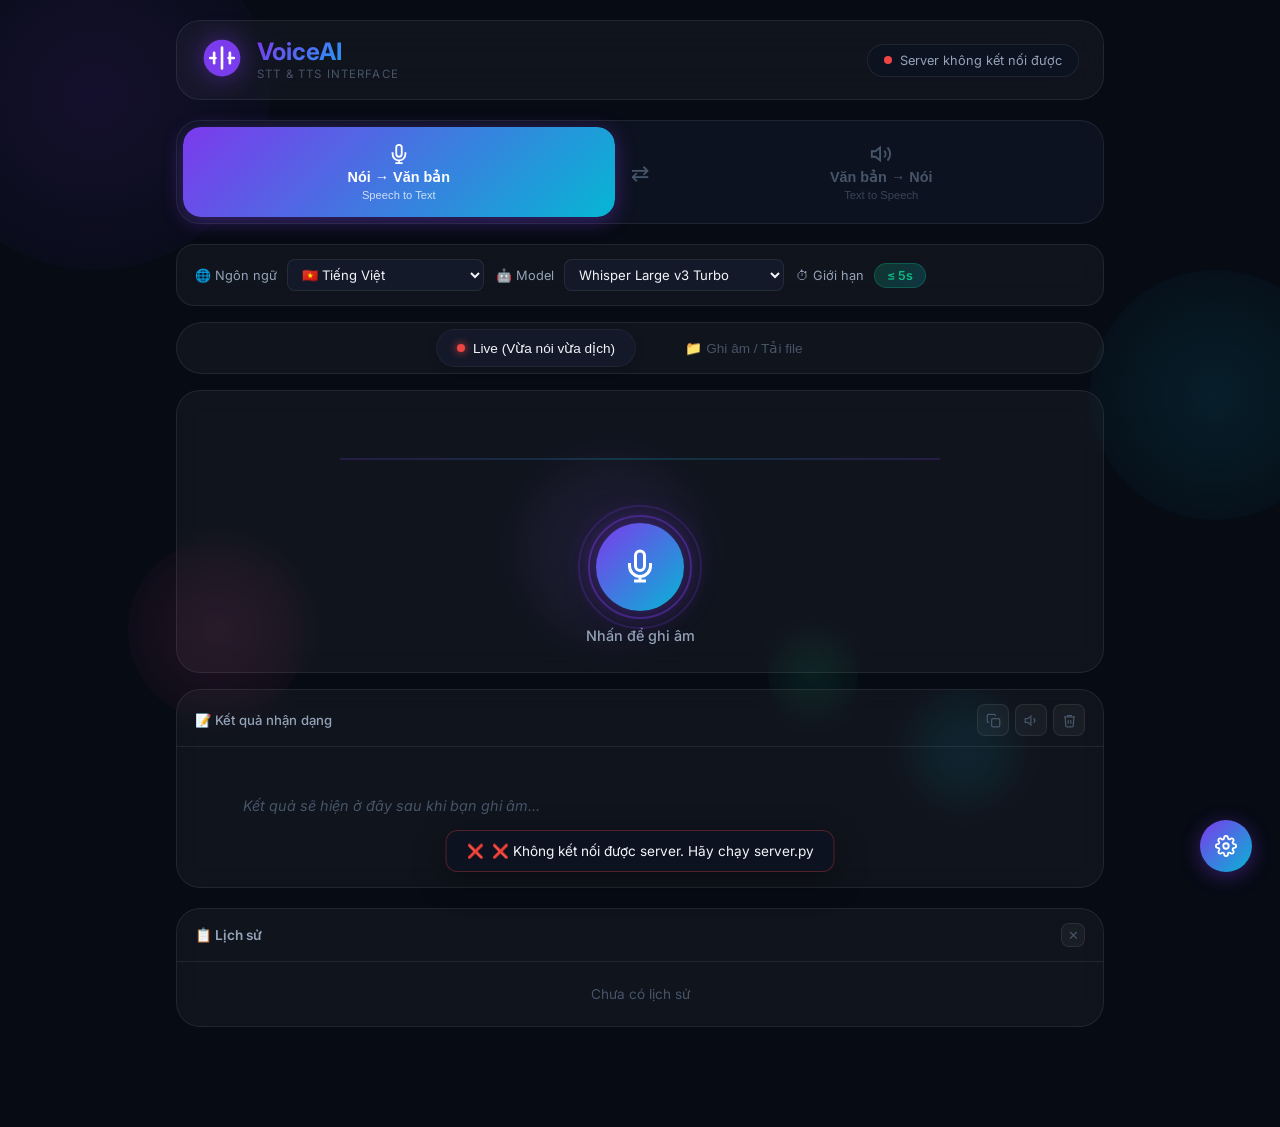
<file: index.html>
<!DOCTYPE html>
<html lang="vi">
<head>
  <meta charset="UTF-8" />
  <meta name="viewport" content="width=device-width, initial-scale=1.0" />
  <title>VoiceAI — STT & TTS Interface</title>
  <meta name="description" content="Giao diện chuyển đổi linh hoạt giữa Nhận dạng giọng nói (STT) và Đọc văn bản (TTS) sử dụng Groq Whisper và Edge TTS." />
  <link rel="preconnect" href="https://fonts.googleapis.com" />
  <link rel="preconnect" href="https://fonts.gstatic.com" crossorigin />
  <link href="https://fonts.googleapis.com/css2?family=Inter:wght@300;400;500;600;700&family=JetBrains+Mono:wght@400;500&display=swap" rel="stylesheet" />
  <link rel="stylesheet" href="style.css" />
</head>
<body>

  <!-- ── Background particles ─────────────────────────── -->
  <div class="bg-particles" aria-hidden="true">
    <div class="particle"></div><div class="particle"></div><div class="particle"></div>
    <div class="particle"></div><div class="particle"></div><div class="particle"></div>
  </div>

  <!-- ── Main App ──────────────────────────────────────── -->
  <div class="app-wrapper">

    <!-- Header -->
    <header class="app-header">
      <div class="header-logo">
        <div class="logo-icon">
          <svg viewBox="0 0 32 32" fill="none" xmlns="http://www.w3.org/2000/svg">
            <circle cx="16" cy="16" r="14" fill="url(#logoGrad)"/>
            <path d="M16 8v16M10 12v8M22 12v8M7 16h4M21 16h4" stroke="white" stroke-width="2" stroke-linecap="round"/>
            <defs>
              <linearGradient id="logoGrad" x1="0" y1="0" x2="32" y2="32">
                <stop stop-color="#7c3aed"/><stop offset="1" stop-color="#06b6d4"/>
              </linearGradient>
            </defs>
          </svg>
        </div>
        <div>
          <h1 class="header-title">VoiceAI</h1>
          <span class="header-subtitle">STT &amp; TTS Interface</span>
        </div>
      </div>

      <div class="header-status" id="statusBar">
        <span class="status-dot" id="statusDot"></span>
        <span class="status-text" id="statusText">Đang kết nối server...</span>
      </div>
    </header>

    <!-- ── Mode Toggle ───────────────────────────────────── -->
    <div class="mode-toggle-container">
      <div class="mode-toggle" role="tablist" aria-label="Chế độ hoạt động">
        <button id="btnSTT" class="mode-btn active" role="tab" aria-selected="true"
                aria-controls="panelSTT" onclick="switchMode('stt')">
          <svg viewBox="0 0 24 24" fill="none" stroke="currentColor" stroke-width="2">
            <path d="M12 2a3 3 0 0 0-3 3v7a3 3 0 0 0 6 0V5a3 3 0 0 0-3-3z"/>
            <path d="M19 10v2a7 7 0 0 1-14 0v-2M12 19v3M8 22h8"/>
          </svg>
          <span>Nói → Văn bản</span>
          <small>Speech to Text</small>
        </button>

        <div class="mode-divider">
          <span class="swap-icon" onclick="swapContent()" title="Hoán đổi nội dung">⇄</span>
        </div>

        <button id="btnTTS" class="mode-btn" role="tab" aria-selected="false"
                aria-controls="panelTTS" onclick="switchMode('tts')">
          <svg viewBox="0 0 24 24" fill="none" stroke="currentColor" stroke-width="2">
            <polygon points="11 5 6 9 2 9 2 15 6 15 11 19 11 5"/>
            <path d="M15.54 8.46a5 5 0 0 1 0 7.07M19.07 4.93a10 10 0 0 1 0 14.14"/>
          </svg>
          <span>Văn bản → Nói</span>
          <small>Text to Speech</small>
        </button>
      </div>
    </div>

    <!-- ── Main Content ──────────────────────────────────── -->
    <main class="main-content">

      <!-- ────────────── STT Panel ────────────────────────── -->
      <section id="panelSTT" class="panel active" aria-labelledby="btnSTT">

        <!-- Settings Bar STT -->
        <div class="settings-bar">
          <div class="setting-group">
            <label for="sttLanguage">🌐 Ngôn ngữ</label>
            <select id="sttLanguage" class="setting-select">
              <option value="vi">🇻🇳 Tiếng Việt</option>
              <option value="en">🇺🇸 English</option>
              <option value="ko">🇰🇷 Tiếng Hàn</option>
              <option value="zh">🇨🇳 Tiếng Trung</option>
              <option value="ja">🇯🇵 Tiếng Nhật</option>
              <option value="auto">🔍 Tự động</option>
            </select>
          </div>
          <div class="setting-group">
            <label for="sttModel">🤖 Model</label>
            <select id="sttModel" class="setting-select">
              <option value="whisper-large-v3-turbo">Whisper Large v3 Turbo</option>
              <option value="whisper-large-v3">Whisper Large v3</option>
            </select>
          </div>
          <div class="setting-group">
            <label>⏱ Giới hạn</label>
            <span class="badge">≤ 5s</span>
          </div>
        </div>

        <!-- STT Sub-mode Toggle -->
        <div class="stt-submode-toggle">
          <button class="stt-submode-btn active" id="btnLiveSTT" onclick="switchSTTMode('live')">
            <span class="live-dot"></span> Live (Vừa nói vừa dịch)
          </button>
          <button class="stt-submode-btn" id="btnStandardSTT" onclick="switchSTTMode('standard')">
            📁 Ghi âm / Tải file
          </button>
        </div>

        <!-- Recording & Upload Area -->
        <div class="recording-zone" id="recordingZone">
          <div class="upload-area" id="uploadArea" style="display:none">
            <input type="file" id="audioFileInput" accept="audio/*" style="display:none" onchange="handleAudioUpload(event)">
            <button class="upload-btn" onclick="document.getElementById('audioFileInput').click()">
              <svg viewBox="0 0 24 24" fill="none" stroke="currentColor" stroke-width="2">
                <path d="M21 15v4a2 2 0 0 1-2 2H5a2 2 0 0 1-2-2v-4M17 8l-5-5-5 5M12 3v12"/>
              </svg>
              <span>Chọn file âm thanh (mp3, wav...)</span>
            </button>
            <div id="uploadFileName" class="upload-filename"></div>
          </div>

          <div class="waveform-container" id="waveformContainer" aria-hidden="true">
            <canvas id="waveformCanvas" width="600" height="80"></canvas>
          </div>

          <div class="rec-controls" id="recControls">
            <button id="recordBtn" class="record-btn" onclick="toggleRecording()"
                    aria-label="Bắt đầu ghi âm">
              <div class="record-btn-inner">
                <svg class="mic-icon" viewBox="0 0 24 24" fill="none" stroke="currentColor" stroke-width="2">
                  <path d="M12 2a3 3 0 0 0-3 3v7a3 3 0 0 0 6 0V5a3 3 0 0 0-3-3z"/>
                  <path d="M19 10v2a7 7 0 0 1-14 0v-2M12 19v3M8 22h8"/>
                </svg>
                <div class="stop-icon" style="display:none">
                  <div></div>
                </div>
              </div>
              <div class="record-ring"></div>
              <div class="record-ring ring2"></div>
            </button>
            <div class="rec-info">
              <span id="recStatus" class="rec-status">Nhấn để ghi âm</span>
              <span id="recTimer" class="rec-timer" style="display:none">00:00</span>
            </div>
          </div>
        </div>

        <!-- Response Timer -->
        <div class="response-bar" id="sttResponseBar" style="display:none">
          <div class="response-timer-label">⏱ Thời gian phản hồi:</div>
          <div class="response-timer-value" id="sttResponseTime">—</div>
          <div class="response-bar-track">
            <div class="response-bar-fill" id="sttBarFill" style="width:0%"></div>
          </div>
          <span class="response-limit-label">5s limit</span>
        </div>

        <!-- Transcript Output -->
        <div class="output-section">
          <div class="output-header">
            <span class="output-label">📝 Kết quả nhận dạng</span>
            <div class="output-actions">
              <button class="action-btn" onclick="copyText('sttOutput')" title="Sao chép">
                <svg viewBox="0 0 24 24" fill="none" stroke="currentColor" stroke-width="2">
                  <rect x="9" y="9" width="13" height="13" rx="2" ry="2"/>
                  <path d="M5 15H4a2 2 0 0 1-2-2V4a2 2 0 0 1 2-2h9a2 2 0 0 1 2 2v1"/>
                </svg>
              </button>
              <button class="action-btn" onclick="sendToTTS()" title="Gửi sang TTS">
                <svg viewBox="0 0 24 24" fill="none" stroke="currentColor" stroke-width="2">
                  <polygon points="11 5 6 9 2 9 2 15 6 15 11 19 11 5"/>
                  <path d="M15.54 8.46a5 5 0 0 1 0 7.07"/>
                </svg>
              </button>
              <button class="action-btn" onclick="clearSTT()" title="Xoá">
                <svg viewBox="0 0 24 24" fill="none" stroke="currentColor" stroke-width="2">
                  <polyline points="3 6 5 6 21 6"/><path d="M19 6l-1 14a2 2 0 0 1-2 2H8a2 2 0 0 1-2-2L5 6"/>
                  <path d="M10 11v6M14 11v6M9 6V4h6v2"/>
                </svg>
              </button>
            </div>
          </div>
          <div class="output-box" id="sttOutput" aria-live="polite" aria-label="Kết quả nhận dạng">
            <span class="placeholder-text">Kết quả sẽ hiện ở đây sau khi bạn ghi âm...</span>
          </div>
          <div class="output-meta" id="sttMeta" style="display:none">
            <span id="sttMetaLang"></span>
            <span id="sttMetaModel"></span>
            <span id="sttMetaTime"></span>
            <span id="sttMetaAccuracy" style="color: var(--green-400);"></span>
            <span id="sttMetaMemory" style="color: var(--cyan-400);"></span>
          </div>
        </div>

      </section>

      <!-- ────────────── TTS Panel ────────────────────────── -->
      <section id="panelTTS" class="panel" aria-labelledby="btnTTS">

        <!-- Settings Bar TTS -->
        <div class="settings-bar">
          <div class="setting-group">
            <label for="ttsVoice">🎙 Giọng đọc</label>
            <select id="ttsVoice" class="setting-select">
              <option value="vi-VN-HoaiMyNeural">Hoài My (Nữ - VN)</option>
              <option value="vi-VN-NamMinhNeural">Nam Minh (Nam - VN)</option>
              <option value="en-US-AriaNeural">Aria (Female - US)</option>
              <option value="en-US-GuyNeural">Guy (Male - US)</option>
              <option value="en-GB-SoniaNeural">Sonia (Female - UK)</option>
            </select>
          </div>
          <div class="setting-group">
            <label for="ttsRate">⚡ Tốc độ</label>
            <div class="slider-group">
              <input type="range" id="ttsRate" min="-50" max="100" value="0" step="5"
                     oninput="updateRateLabel(this.value)" />
              <span id="ttsRateLabel" class="slider-label">0%</span>
            </div>
          </div>
          <div class="setting-group">
            <label for="ttsPitch">🎵 Cao độ</label>
            <div class="slider-group">
              <input type="range" id="ttsPitch" min="-20" max="20" value="0" step="2"
                     oninput="updatePitchLabel(this.value)" />
              <span id="ttsPitchLabel" class="slider-label">0Hz</span>
            </div>
          </div>
        </div>

        <!-- Text Input -->
        <div class="input-section">
          <div class="input-header">
            <span class="input-label">✏️ Văn bản cần đọc</span>
            <div class="char-counter">
              <span id="charCount">0</span>/5000
            </div>
          </div>
          <textarea id="ttsInput" class="text-input"
                    placeholder="Nhập hoặc dán văn bản vào đây... &#10;&#10;Ví dụ: Xin chào, đây là hệ thống chuyển văn bản thành giọng nói."
                    maxlength="5000"
                    oninput="updateCharCount(this.value)"
                    aria-label="Văn bản cần đọc"></textarea>

          <!-- Quick templates -->
          <div class="quick-templates">
            <span class="template-label">Mẫu nhanh:</span>
            <button class="template-btn" onclick="setTemplate('vi')">🇻🇳 Tiếng Việt</button>
            <button class="template-btn" onclick="setTemplate('en')">🇺🇸 English</button>
            <button class="template-btn" onclick="setTemplate('news')">📰 Tin tức</button>
          </div>
        </div>

        <!-- Synthesize Button -->
        <div class="synthesize-area">
          <button id="synthesizeBtn" class="synthesize-btn" onclick="synthesizeSpeech()">
            <svg viewBox="0 0 24 24" fill="none" stroke="currentColor" stroke-width="2">
              <polygon points="5 3 19 12 5 21 5 3"/>
            </svg>
            <span>Tổng hợp giọng nói</span>
          </button>

          <!-- Response Timer -->
          <div class="response-bar" id="ttsResponseBar" style="display:none">
            <div class="response-timer-label">⏱</div>
            <div class="response-timer-value" id="ttsResponseTime">—</div>
            <div class="response-bar-track">
              <div class="response-bar-fill" id="ttsBarFill" style="width:0%"></div>
            </div>
            <span class="response-limit-label">5s</span>
          </div>
        </div>

        <!-- Audio Player -->
        <div class="audio-player-section" id="audioSection" style="display:none">
          <div class="audio-player-label">🔊 Kết quả âm thanh</div>
          <div class="custom-audio-player">
            <button id="playBtn" class="play-btn" onclick="togglePlay()" aria-label="Phát/Dừng">
              <svg id="playIcon" viewBox="0 0 24 24" fill="currentColor">
                <polygon points="5 3 19 12 5 21 5 3"/>
              </svg>
              <svg id="pauseIcon" viewBox="0 0 24 24" fill="currentColor" style="display:none">
                <rect x="6" y="4" width="4" height="16"/><rect x="14" y="4" width="4" height="16"/>
              </svg>
            </button>
            <div class="audio-progress-wrap">
              <div class="audio-progress-bg" id="audioProgressBg" onclick="seekAudio(event)">
                <div class="audio-progress-fill" id="audioProgressFill"></div>
                <div class="audio-progress-thumb" id="audioProgressThumb"></div>
              </div>
              <div class="audio-time-row">
                <span id="audioCurrentTime">0:00</span>
                <span id="audioDuration">0:00</span>
              </div>
            </div>
            <div class="volume-wrap">
              <svg viewBox="0 0 24 24" fill="none" stroke="currentColor" stroke-width="2">
                <polygon points="11 5 6 9 2 9 2 15 6 15 11 19 11 5"/>
                <path d="M15.54 8.46a5 5 0 0 1 0 7.07M19.07 4.93a10 10 0 0 1 0 14.14"/>
              </svg>
              <input type="range" id="volumeSlider" min="0" max="1" step="0.05" value="1"
                     oninput="setVolume(this.value)" />
            </div>
            <button class="action-btn" onclick="downloadAudio()" title="Tải về">
              <svg viewBox="0 0 24 24" fill="none" stroke="currentColor" stroke-width="2">
                <path d="M21 15v4a2 2 0 0 1-2 2H5a2 2 0 0 1-2-2v-4"/>
                <polyline points="7 10 12 15 17 10"/><line x1="12" y1="15" x2="12" y2="3"/>
              </svg>
            </button>
          </div>
          <audio id="audioPlayer" style="display:none"></audio>
        </div>

      </section>

    </main>

    <!-- ── History Panel ─────────────────────────────────── -->
    <aside class="history-panel">
      <div class="history-header">
        <span>📋 Lịch sử</span>
        <button class="action-btn small" onclick="clearHistory()" title="Xoá lịch sử">✕</button>
      </div>
      <div class="history-list" id="historyList">
        <div class="history-empty">Chưa có lịch sử</div>
      </div>
    </aside>

    <!-- ── Settings Modal ─────────────────────────────────── -->
    <button class="settings-fab" onclick="toggleSettings()" title="Cài đặt server" aria-label="Cài đặt">
      <svg viewBox="0 0 24 24" fill="none" stroke="currentColor" stroke-width="2">
        <circle cx="12" cy="12" r="3"/>
        <path d="M19.4 15a1.65 1.65 0 0 0 .33 1.82l.06.06a2 2 0 0 1 0 2.83 2 2 0 0 1-2.83 0l-.06-.06a1.65 1.65 0 0 0-1.82-.33 1.65 1.65 0 0 0-1 1.51V21a2 2 0 0 1-2 2 2 2 0 0 1-2-2v-.09A1.65 1.65 0 0 0 9 19.4a1.65 1.65 0 0 0-1.82.33l-.06.06a2 2 0 0 1-2.83 0 2 2 0 0 1 0-2.83l.06-.06A1.65 1.65 0 0 0 4.68 15a1.65 1.65 0 0 0-1.51-1H3a2 2 0 0 1-2-2 2 2 0 0 1 2-2h.09A1.65 1.65 0 0 0 4.6 9a1.65 1.65 0 0 0-.33-1.82l-.06-.06a2 2 0 0 1 0-2.83 2 2 0 0 1 2.83 0l.06.06A1.65 1.65 0 0 0 9 4.68a1.65 1.65 0 0 0 1-1.51V3a2 2 0 0 1 2-2 2 2 0 0 1 2 2v.09a1.65 1.65 0 0 0 1 1.51 1.65 1.65 0 0 0 1.82-.33l.06-.06a2 2 0 0 1 2.83 0 2 2 0 0 1 0 2.83l-.06.06A1.65 1.65 0 0 0 19.4 9a1.65 1.65 0 0 0 1.51 1H21a2 2 0 0 1 2 2 2 2 0 0 1-2 2h-.09a1.65 1.65 0 0 0-1.51 1z"/>
      </svg>
    </button>

    <div class="settings-overlay" id="settingsOverlay" onclick="closeSettings()" aria-hidden="true"></div>
    <div class="settings-modal" id="settingsModal" role="dialog" aria-modal="true" aria-label="Cài đặt">
      <div class="settings-modal-header">
        <h2>⚙️ Cài đặt</h2>
        <button class="modal-close-btn" onclick="closeSettings()" aria-label="Đóng">✕</button>
      </div>
      <div class="settings-modal-body">
        <div class="setting-item">
          <label for="serverUrl">🌐 URL Server</label>
          <div class="setting-input-wrap">
            <input type="text" id="serverUrl" value="http://localhost:5050"
                   placeholder="http://localhost:5050" />
            <button class="check-btn" onclick="checkServer()">Kiểm tra</button>
          </div>
          <small>Flask backend server URL</small>
        </div>
        <div class="setting-item">
          <label for="groqApiKey">🔑 Groq API Key</label>
          <input type="password" id="groqApiKey" placeholder="Nhập Groq API Key của bạn" />
          <small>Khóa API này sẽ được lưu ở trình duyệt và gửi lên server khi nhận dạng giọng nói</small>
        </div>
        <div class="setting-divider"></div>
        <div class="setting-item">
          <label>📊 Hiệu suất</label>
          <div class="perf-stats" id="perfStats">
            <div class="stat-item"><span>STT trung bình</span><span id="avgSTT">—</span></div>
            <div class="stat-item"><span>TTS trung bình</span><span id="avgTTS">—</span></div>
            <div class="stat-item"><span>Số lần dùng</span><span id="totalUses">0</span></div>
          </div>
        </div>
      </div>
    </div>

    <!-- ── Toast Notifications ───────────────────────────── -->
    <div class="toast-container" id="toastContainer" aria-live="polite"></div>

    <!-- ── Loading Overlay ───────────────────────────────── -->
    <div class="loading-overlay" id="loadingOverlay" style="display:none" aria-hidden="true">
      <div class="loading-card">
        <div class="loading-spinner"></div>
        <div class="loading-text" id="loadingText">Đang xử lý...</div>
        <div class="loading-subtext" id="loadingSubtext"></div>
      </div>
    </div>

  </div><!-- /app-wrapper -->

  <script src="app.js"></script>
</body>
</html>
</file>
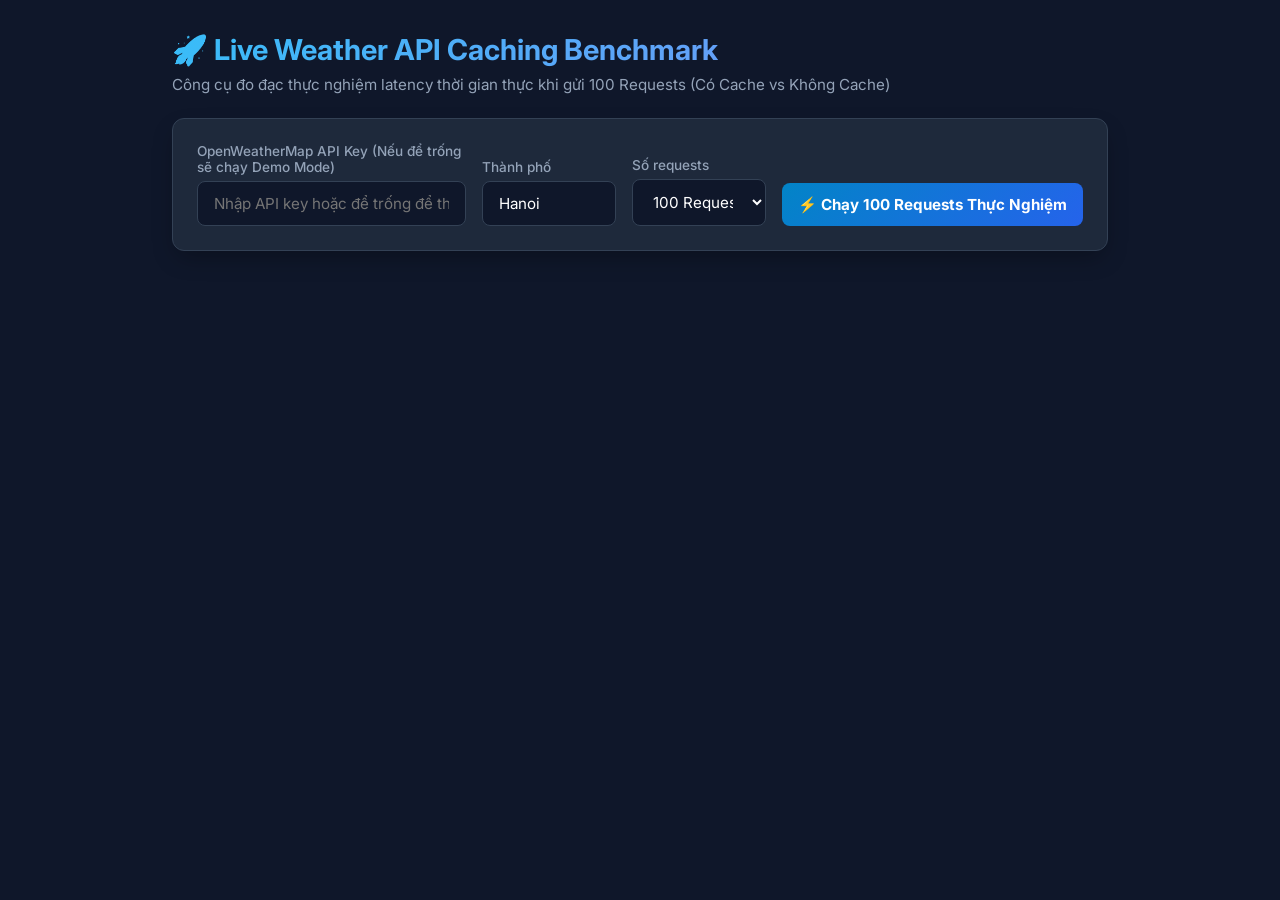
<file: benchmark.html>
<!DOCTYPE html>
<html lang="vi">
<head>
  <meta charset="UTF-8" />
  <meta name="viewport" content="width=device-width, initial-scale=1.0" />
  <title>🚀 Live Weather API Caching Benchmark (100 Requests)</title>
  <link rel="preconnect" href="https://fonts.googleapis.com" />
  <link rel="preconnect" href="https://fonts.gstatic.com" crossorigin />
  <link href="https://fonts.googleapis.com/css2?family=Inter:wght@400;500;600;700;800&display=swap" rel="stylesheet" />
  <style>
    :root {
      --bg: #0f172a;
      --card-bg: #1e293b;
      --accent: #38bdf8;
      --accent-green: #4ade80;
      --accent-orange: #fb923c;
      --text: #f8fafc;
      --text-muted: #94a3b8;
      --border: #334155;
    }
    * { box-sizing: border-box; margin: 0; padding: 0; }
    body {
      font-family: 'Inter', sans-serif;
      background: var(--bg);
      color: var(--text);
      padding: 2rem;
      max-width: 1000px;
      margin: 0 auto;
    }
    h1 {
      font-size: 1.8rem;
      margin-bottom: 0.5rem;
      background: linear-gradient(135deg, #38bdf8, #818cf8);
      -webkit-background-clip: text;
      -webkit-text-fill-color: transparent;
    }
    p.subtitle { color: var(--text-muted); margin-bottom: 1.5rem; font-size: 0.95rem; }
    .card {
      background: var(--card-bg);
      border: 1px solid var(--border);
      border-radius: 12px;
      padding: 1.5rem;
      margin-bottom: 1.5rem;
      box-shadow: 0 10px 25px -5px rgba(0,0,0,0.3);
    }
    .input-grid {
      display: grid;
      grid-template-columns: 2fr 1fr 1fr auto;
      gap: 1rem;
      align-items: flex-end;
    }
    label { display: block; font-size: 0.85rem; color: var(--text-muted); margin-bottom: 0.4rem; font-weight: 500; }
    input, select, button {
      width: 100%;
      padding: 0.75rem 1rem;
      border-radius: 8px;
      border: 1px solid var(--border);
      background: #0f172a;
      color: #fff;
      font-size: 0.95rem;
      font-family: inherit;
    }
    input:focus, select:focus { outline: none; border-color: var(--accent); }
    button.btn-run {
      background: linear-gradient(135deg, #0284c7, #2563eb);
      color: #fff;
      font-weight: 700;
      cursor: pointer;
      border: none;
      transition: all 0.2s;
      white-space: nowrap;
    }
    button.btn-run:hover { opacity: 0.9; transform: translateY(-1px); }
    button:disabled { opacity: 0.5; cursor: not-allowed; transform: none; }
    
    .progress-bar-wrap {
      background: #0f172a;
      border-radius: 999px;
      height: 14px;
      overflow: hidden;
      margin-top: 1rem;
      border: 1px solid var(--border);
    }
    .progress-bar {
      height: 100%;
      width: 0%;
      background: linear-gradient(90deg, #38bdf8, #4ade80);
      transition: width 0.05s linear;
    }
    .status-text {
      font-size: 0.88rem;
      color: var(--accent);
      margin-top: 0.6rem;
      font-family: monospace;
    }

    .results-grid {
      display: grid;
      grid-template-columns: 1fr 1fr;
      gap: 1.5rem;
      margin-top: 1rem;
    }
    .res-box {
      background: #0f172a;
      border-radius: 10px;
      padding: 1.25rem;
      border: 1px solid var(--border);
    }
    .res-box.uncached { border-left: 4px solid var(--accent-orange); }
    .res-box.cached { border-left: 4px solid var(--accent-green); }
    .res-title { font-size: 1.1rem; font-weight: 700; margin-bottom: 1rem; display: flex; justify-content: space-between; }
    .metric-row { display: flex; justify-content: space-between; padding: 0.5rem 0; border-bottom: 1px dashed var(--border); font-size: 0.9rem; }
    .metric-row:last-child { border-bottom: none; }
    .metric-val { font-weight: 700; font-family: monospace; font-size: 1rem; }
    .val-orange { color: var(--accent-orange); }
    .val-green { color: var(--accent-green); }
    
    .highlight-banner {
      background: linear-gradient(135deg, rgba(74,222,128,0.1), rgba(56,189,248,0.1));
      border: 1px solid var(--accent-green);
      border-radius: 10px;
      padding: 1.25rem;
      margin-top: 1.5rem;
      text-align: center;
    }
    .highlight-title { font-weight: 800; font-size: 1.4rem; color: var(--accent-green); margin-bottom: 0.3rem; }
    .highlight-desc { color: var(--text-muted); font-size: 0.95rem; }
    
    .mode-tag {
      display: inline-block;
      padding: 0.2rem 0.6rem;
      border-radius: 4px;
      font-size: 0.75rem;
      font-weight: 600;
      margin-left: 0.5rem;
    }
    .mode-tag.real { background: rgba(56,189,248,0.2); color: #38bdf8; }
    .mode-tag.demo { background: rgba(251,146,60,0.2); color: #fb923c; }
  </style>
</head>
<body>

  <h1>🚀 Live Weather API Caching Benchmark</h1>
  <p class="subtitle">Công cụ đo đạc thực nghiệm latency thời gian thực khi gửi 100 Requests (Có Cache vs Không Cache)</p>

  <div class="card">
    <div class="input-grid">
      <div>
        <label for="apiKey">OpenWeatherMap API Key (Nếu để trống sẽ chạy Demo Mode)</label>
        <input id="apiKey" type="password" placeholder="Nhập API key hoặc để trống để thử nghiệm..." />
      </div>
      <div>
        <label for="city">Thành phố</label>
        <input id="city" type="text" value="Hanoi" />
      </div>
      <div>
        <label for="reqCount">Số requests</label>
        <select id="reqCount">
          <option value="100" selected>100 Requests</option>
          <option value="50">50 Requests</option>
          <option value="20">20 Requests</option>
        </select>
      </div>
      <div>
        <button id="runBtn" class="btn-run" onclick="startLiveBenchmark()">⚡ Chạy 100 Requests Thực Nghiệm</button>
      </div>
    </div>

    <div id="progressSection" style="display: none; margin-top: 1.5rem;">
      <div class="progress-bar-wrap">
        <div id="progressBar" class="progress-bar"></div>
      </div>
      <div id="statusText" class="status-text">Đang chuẩn bị...</div>
    </div>
  </div>

  <div id="resultsSection" style="display: none;">
    <div class="card">
      <h2 style="font-size: 1.2rem; margin-bottom: 1rem;">
        📊 Kết Quả Đo Đạc Lớp Caching Thực Nghiệm 
        <span id="modeTag" class="mode-tag real">REAL API MODE</span>
      </h2>
      <div class="results-grid">
        <!-- Uncached Results -->
        <div class="res-box uncached">
          <div class="res-title">
            <span>🌐 1. KHÔNG Cache</span>
            <span style="font-size: 0.8rem; color: var(--accent-orange);">Full Network Calls</span>
          </div>
          <div class="metric-row"><span>Tổng thời gian:</span><span id="uncachedTotal" class="metric-val val-orange">-</span></div>
          <div class="metric-row"><span>Latency trung bình:</span><span id="uncachedAvg" class="metric-val val-orange">-</span></div>
          <div class="metric-row"><span>Latency nhỏ nhất (Min):</span><span id="uncachedMin" class="metric-val">-</span></div>
          <div class="metric-row"><span>Latency lớn nhất (Max):</span><span id="uncachedMax" class="metric-val">-</span></div>
          <div class="metric-row"><span>Tỉ lệ Hit Cache:</span><span class="metric-val">0% (0 Hit)</span></div>
        </div>

        <!-- Cached Results -->
        <div class="res-box cached">
          <div class="res-title">
            <span>⚡ 2. CÓ Cache (In-Memory)</span>
            <span style="font-size: 0.8rem; color: var(--accent-green);">Memory Access</span>
          </div>
          <div class="metric-row"><span>Tổng thời gian:</span><span id="cachedTotal" class="metric-val val-green">-</span></div>
          <div class="metric-row"><span>Latency trung bình:</span><span id="cachedAvg" class="metric-val val-green">-</span></div>
          <div class="metric-row"><span>Latency nhỏ nhất (Min):</span><span id="cachedMin" class="metric-val">-</span></div>
          <div class="metric-row"><span>Latency lớn nhất (Max):</span><span id="cachedMax" class="metric-val">-</span></div>
          <div class="metric-row"><span>Tỉ lệ Hit Cache:</span><span id="cachedHitRate" class="metric-val val-green">-</span></div>
        </div>
      </div>

      <div class="highlight-banner">
        <div id="speedupTitle" class="highlight-title">Tốc độ phản hồi nhanh hơn: --</div>
        <div id="speedupDesc" class="highlight-desc">Thời gian tiết kiệm: -- | Tối ưu hóa Latency: --</div>
      </div>
    </div>
  </div>

  <script src="weather_benchmark.js"></script>
  <script>
    document.addEventListener('DOMContentLoaded', () => {
      const savedKey = localStorage.getItem('owm_api_key');
      if (savedKey) document.getElementById('apiKey').value = savedKey;
    });

    const sleep = ms => new Promise(r => setTimeout(r, ms));

    async function startLiveBenchmark() {
      const apiKey = document.getElementById('apiKey').value.trim();
      const city = document.getElementById('city').value.trim() || 'Hanoi';
      const count = parseInt(document.getElementById('reqCount').value, 10);
      const runBtn = document.getElementById('runBtn');
      const progressSection = document.getElementById('progressSection');
      const progressBar = document.getElementById('progressBar');
      const statusText = document.getElementById('statusText');
      const resultsSection = document.getElementById('resultsSection');
      const modeTag = document.getElementById('modeTag');

      const isRealMode = Boolean(apiKey);
      modeTag.textContent = isRealMode ? 'REAL API MODE' : 'DEMO MOCKUP MODE';
      modeTag.className = `mode-tag ${isRealMode ? 'real' : 'demo'}`;

      runBtn.disabled = true;
      progressSection.style.display = 'block';
      resultsSection.style.display = 'none';

      const weatherService = isRealMode ? new WeatherService(apiKey) : null;
      const cache = new WeatherCache();

      try {
        // Phase 1: Uncached requests
        statusText.textContent = `⏳ Phase 1/2: Đang chạy ${count} requests KHÔNG Cache...`;
        const uncachedTimes = [];
        const t0Uncached = performance.now();

        for (let i = 0; i < count; i++) {
          const start = performance.now();
          
          if (isRealMode) {
            await weatherService.fetchWeatherUncached(city);
          } else {
            // Demo mode simulation with real internet latency range (180ms - 320ms)
            const simulatedNetworkDelay = 180 + Math.random() * 140;
            await sleep(simulatedNetworkDelay);
          }

          const duration = performance.now() - start;
          uncachedTimes.push(duration);

          const percent = Math.round(((i + 1) / (count * 2)) * 100);
          progressBar.style.width = `${percent}%`;
          statusText.textContent = `[Phase 1/2] Uncached Request ${i + 1}/${count} ➔ Latency: ${duration.toFixed(1)} ms`;
        }
        const totalUncached = performance.now() - t0Uncached;

        // Phase 2: Cached requests
        statusText.textContent = `⚡ Phase 2/2: Đang chạy ${count} requests CÓ Cache...`;
        const cachedTimes = [];
        let hits = 0;
        const t0Cached = performance.now();

        for (let i = 0; i < count; i++) {
          const start = performance.now();
          
          if (isRealMode) {
            const res = await weatherService.fetchWeatherCached(city);
            if (res.fromCache) hits++;
          } else {
            const cachedItem = cache.get(city);
            if (cachedItem) {
              hits++;
              await sleep(0.2); // RAM access time ~0.2ms
            } else {
              const simulatedDelay = 220;
              await sleep(simulatedDelay);
              cache.set(city, { temp: 28, desc: 'Nắng nhẹ' });
            }
          }

          const duration = performance.now() - start;
          cachedTimes.push(duration);

          const percent = Math.round(50 + ((i + 1) / (count * 2)) * 100);
          progressBar.style.width = `${percent}%`;
          statusText.textContent = `[Phase 2/2] Cached Request ${i + 1}/${count} ➔ Latency: ${duration.toFixed(2)} ms (${i > 0 ? 'CACHE HIT ⚡' : 'CACHE MISS 🌐'})`;
        }
        const totalCached = performance.now() - t0Cached;

        // Metrics Calculation
        const avgUncached = uncachedTimes.reduce((a,b)=>a+b, 0) / count;
        const minUncached = Math.min(...uncachedTimes);
        const maxUncached = Math.max(...uncachedTimes);

        const avgCached = cachedTimes.reduce((a,b)=>a+b, 0) / count;
        const minCached = Math.min(...cachedTimes);
        const maxCached = Math.max(...cachedTimes);

        const speedup = (avgUncached / avgCached).toFixed(1);
        const hitRate = ((hits / count) * 100).toFixed(1);
        const timeSaved = (totalUncached - totalCached).toFixed(0);

        document.getElementById('uncachedTotal').textContent = `${totalUncached.toFixed(0)} ms`;
        document.getElementById('uncachedAvg').textContent = `${avgUncached.toFixed(1)} ms`;
        document.getElementById('uncachedMin').textContent = `${minUncached.toFixed(1)} ms`;
        document.getElementById('uncachedMax').textContent = `${maxUncached.toFixed(1)} ms`;

        document.getElementById('cachedTotal').textContent = `${totalCached.toFixed(0)} ms`;
        document.getElementById('cachedAvg').textContent = `${avgCached.toFixed(2)} ms`;
        document.getElementById('cachedMin').textContent = `${minCached.toFixed(2)} ms`;
        document.getElementById('cachedMax').textContent = `${maxCached.toFixed(2)} ms`;
        document.getElementById('cachedHitRate').textContent = `${hitRate}% (${hits}/${count} Hit)`;

        document.getElementById('speedupTitle').textContent = `🚀 Tốc độ phản hồi nhanh hơn ${speedup}x lần!`;
        document.getElementById('speedupDesc').textContent = `Thời gian tiết kiệm: ${timeSaved} ms | Tiết kiệm băng thông & loại bỏ hoàn toàn độ trễ mạng`;

        resultsSection.style.display = 'block';
        statusText.textContent = `✅ Đã hoàn thành đo đạc Benchmark ${count} Requests thành công!`;

      } catch (err) {
        alert(`❌ Lỗi khi chạy Benchmark: ${err.message}`);
        statusText.textContent = `❌ Thất bại: ${err.message}`;
      } finally {
        runBtn.disabled = false;
      }
    }
  </script>
</body>
</html>
</file>
<file: style.css>
/* ═══════════════════════════════════════════════════════
   VoiceAI — Dark Glassmorphism Design System
   ═══════════════════════════════════════════════════════ */

/* ─── CSS Variables ─────────────────────────────────── */
:root {
  --bg-base:       #070b14;
  --bg-layer1:     #0d1220;
  --bg-layer2:     #131929;
  --glass:         rgba(255,255,255,0.04);
  --glass-hover:   rgba(255,255,255,0.07);
  --glass-border:  rgba(255,255,255,0.08);
  --glass-strong:  rgba(255,255,255,0.10);

  --purple-500:    #7c3aed;
  --purple-400:    #9461ff;
  --purple-300:    #b08fff;
  --cyan-500:      #06b6d4;
  --cyan-400:      #22d3ee;
  --pink-500:      #ec4899;
  --green-500:     #10b981;
  --red-500:       #ef4444;
  --yellow-500:    #f59e0b;

  --grad-primary:  linear-gradient(135deg, var(--purple-500), var(--cyan-500));
  --grad-accent:   linear-gradient(135deg, #7c3aed 0%, #3b82f6 50%, #06b6d4 100%);
  --grad-hot:      linear-gradient(135deg, var(--pink-500), var(--purple-500));

  --text-primary:  #f1f5f9;
  --text-secondary:#94a3b8;
  --text-muted:    #475569;

  --radius-sm:     8px;
  --radius-md:     12px;
  --radius-lg:     18px;
  --radius-xl:     24px;
  --radius-full:   9999px;

  --shadow-glow:   0 0 30px rgba(124,58,237,0.25);
  --shadow-card:   0 8px 32px rgba(0,0,0,0.4);
  --shadow-btn:    0 4px 20px rgba(124,58,237,0.4);

  --transition:    all 0.25s cubic-bezier(0.4,0,0.2,1);
  --transition-slow: all 0.4s cubic-bezier(0.4,0,0.2,1);

  --font-main:     'Inter', system-ui, sans-serif;
  --font-mono:     'JetBrains Mono', monospace;
}

/* ─── Reset ─────────────────────────────────────────── */
*, *::before, *::after { box-sizing: border-box; margin: 0; padding: 0; }
html { scroll-behavior: smooth; }

body {
  font-family: var(--font-main);
  background: var(--bg-base);
  color: var(--text-primary);
  min-height: 100vh;
  overflow-x: hidden;
  -webkit-font-smoothing: antialiased;
}

/* ─── Background Particles ──────────────────────────── */
.bg-particles {
  position: fixed; inset: 0; pointer-events: none; z-index: 0;
  overflow: hidden;
}
.particle {
  position: absolute;
  border-radius: 50%;
  animation: floatParticle 20s infinite;
  opacity: 0.12;
}
.particle:nth-child(1) { width:350px; height:350px; top:-80px; left:-80px;  background: radial-gradient(circle, var(--purple-500), transparent); animation-duration:25s; }
.particle:nth-child(2) { width:250px; height:250px; top:30%;  right:-60px; background: radial-gradient(circle, var(--cyan-500), transparent);   animation-duration:18s; animation-delay:-7s; }
.particle:nth-child(3) { width:180px; height:180px; bottom:20%; left:10%;  background: radial-gradient(circle, var(--pink-500), transparent);   animation-duration:22s; animation-delay:-12s; }
.particle:nth-child(4) { width:120px; height:120px; bottom:10%; right:20%; background: radial-gradient(circle, var(--cyan-500), transparent);   animation-duration:15s; animation-delay:-3s; }
.particle:nth-child(5) { width:200px; height:200px; top:50%;  left:40%;   background: radial-gradient(circle, var(--purple-400), transparent); animation-duration:30s; animation-delay:-18s; }
.particle:nth-child(6) { width:90px;  height:90px;  top:70%;  left:60%;   background: radial-gradient(circle, var(--green-500), transparent);  animation-duration:12s; animation-delay:-5s; }

@keyframes floatParticle {
  0%,100% { transform: translate(0,0) scale(1); }
  25%      { transform: translate(30px,-20px) scale(1.05); }
  50%      { transform: translate(-20px,40px) scale(0.95); }
  75%      { transform: translate(40px,10px) scale(1.03); }
}

/* ─── App Wrapper ───────────────────────────────────── */
.app-wrapper {
  position: relative; z-index: 1;
  max-width: 960px;
  margin: 0 auto;
  padding: 20px 16px 100px;
  display: flex;
  flex-direction: column;
  gap: 20px;
}

/* ─── Header ────────────────────────────────────────── */
.app-header {
  display: flex;
  align-items: center;
  justify-content: space-between;
  gap: 16px;
  background: var(--glass);
  border: 1px solid var(--glass-border);
  border-radius: var(--radius-xl);
  padding: 16px 24px;
  backdrop-filter: blur(20px);
  -webkit-backdrop-filter: blur(20px);
}
.header-logo {
  display: flex; align-items: center; gap: 14px;
}
.logo-icon svg {
  width: 42px; height: 42px;
  filter: drop-shadow(0 0 12px rgba(124,58,237,0.5));
}
.header-title {
  font-size: 1.5rem;
  font-weight: 700;
  background: var(--grad-accent);
  -webkit-background-clip: text;
  -webkit-text-fill-color: transparent;
  background-clip: text;
  line-height: 1.1;
}
.header-subtitle {
  font-size: 0.72rem;
  color: var(--text-muted);
  text-transform: uppercase;
  letter-spacing: 0.1em;
  display: block;
  margin-top: 2px;
}
.header-status {
  display: flex; align-items: center; gap: 8px;
  background: var(--bg-layer1);
  border: 1px solid var(--glass-border);
  border-radius: var(--radius-full);
  padding: 8px 16px;
}
.status-dot {
  width: 8px; height: 8px;
  border-radius: 50%;
  background: var(--text-muted);
  transition: var(--transition);
}
.status-dot.connected    { background: var(--green-500); box-shadow: 0 0 8px var(--green-500); animation: pulse-dot 2s infinite; }
.status-dot.error        { background: var(--red-500); }
.status-dot.connecting   { background: var(--yellow-500); animation: pulse-dot 1s infinite; }
@keyframes pulse-dot {
  0%,100% { opacity: 1; } 50% { opacity: 0.4; }
}
.status-text { font-size: 0.8rem; color: var(--text-secondary); white-space: nowrap; }

/* ─── Mode Toggle ───────────────────────────────────── */
.mode-toggle-container {
  display: flex; justify-content: center;
}
.mode-toggle {
  display: flex; align-items: center; gap: 0;
  background: var(--bg-layer1);
  border: 1px solid var(--glass-border);
  border-radius: var(--radius-xl);
  padding: 6px;
  width: 100%;
}
.mode-btn {
  flex: 1;
  display: flex; flex-direction: column; align-items: center; gap: 4px;
  padding: 16px 24px;
  background: transparent;
  border: none;
  border-radius: var(--radius-lg);
  color: var(--text-muted);
  cursor: pointer;
  transition: var(--transition);
  position: relative;
  overflow: hidden;
}
.mode-btn::before {
  content: '';
  position: absolute; inset: 0;
  background: var(--grad-primary);
  opacity: 0;
  border-radius: var(--radius-lg);
  transition: var(--transition);
}
.mode-btn.active::before { opacity: 1; }
.mode-btn.active { color: white; box-shadow: var(--shadow-btn); }
.mode-btn:hover:not(.active) { color: var(--text-primary); background: var(--glass); }
.mode-btn svg   { width: 22px; height: 22px; position: relative; z-index: 1; }
.mode-btn span  { font-size: 0.9rem; font-weight: 600; position: relative; z-index: 1; }
.mode-btn small { font-size: 0.7rem; opacity: 0.75; position: relative; z-index: 1; }

.mode-divider {
  display: flex; align-items: center; justify-content: center;
  padding: 0 8px;
}
.swap-icon {
  font-size: 1.4rem;
  color: var(--text-muted);
  cursor: pointer;
  transition: var(--transition);
  padding: 8px;
  border-radius: var(--radius-sm);
  user-select: none;
}
.swap-icon:hover { color: var(--cyan-400); transform: rotate(180deg) scale(1.2); }

/* ─── Main Content ──────────────────────────────────── */
.main-content { display: flex; flex-direction: column; gap: 16px; }

/* ─── Panel ─────────────────────────────────────────── */
.panel {
  display: none;
  flex-direction: column;
  gap: 16px;
  animation: fadeSlideIn 0.3s ease;
}
.panel.active { display: flex; }
@keyframes fadeSlideIn {
  from { opacity: 0; transform: translateY(12px); }
  to   { opacity: 1; transform: translateY(0); }
}

/* ─── Settings Bar ──────────────────────────────────── */
.settings-bar {
  display: flex; flex-wrap: wrap; gap: 12px;
  background: var(--glass);
  border: 1px solid var(--glass-border);
  border-radius: var(--radius-lg);
  padding: 14px 18px;
  backdrop-filter: blur(12px);
}
.setting-group {
  display: flex; align-items: center; gap: 10px;
  flex: 1; min-width: 180px;
}
.setting-group label { font-size: 0.8rem; color: var(--text-secondary); white-space: nowrap; }
.setting-select {
  flex: 1;
  background: var(--bg-layer2);
  border: 1px solid var(--glass-border);
  border-radius: var(--radius-sm);
  color: var(--text-primary);
  font-size: 0.82rem;
  padding: 6px 10px;
  cursor: pointer;
  transition: var(--transition);
  font-family: var(--font-main);
}
.setting-select:hover, .setting-select:focus {
  border-color: var(--purple-500); outline: none;
  box-shadow: 0 0 0 3px rgba(124,58,237,0.15);
}
.badge {
  background: linear-gradient(135deg, rgba(16,185,129,0.2), rgba(6,182,212,0.2));
  border: 1px solid rgba(16,185,129,0.3);
  color: var(--green-500);
  font-size: 0.78rem;
  font-weight: 600;
  padding: 4px 12px;
  border-radius: var(--radius-full);
}

/* Slider group */
.slider-group { display: flex; align-items: center; gap: 10px; flex: 1; }
input[type="range"] {
  flex: 1;
  -webkit-appearance: none; appearance: none;
  height: 4px;
  background: var(--bg-layer2);
  border-radius: var(--radius-full);
  outline: none;
  cursor: pointer;
}
input[type="range"]::-webkit-slider-thumb {
  -webkit-appearance: none;
  width: 16px; height: 16px;
  border-radius: 50%;
  background: var(--grad-primary);
  box-shadow: 0 0 8px rgba(124,58,237,0.5);
  cursor: pointer;
  transition: var(--transition);
}
input[type="range"]::-webkit-slider-thumb:hover { transform: scale(1.2); }
.slider-label { font-size: 0.78rem; color: var(--cyan-400); font-family: var(--font-mono); min-width: 36px; }

/* ─── STT Sub-mode Toggle ───────────────────────────── */
.stt-submode-toggle {
  display: flex; gap: 8px; justify-content: center;
  background: var(--glass); padding: 6px;
  border: 1px solid var(--glass-border); border-radius: var(--radius-full);
}
.stt-submode-btn {
  flex: 1; max-width: 200px;
  background: transparent; border: none; border-radius: var(--radius-full);
  color: var(--text-muted); font-size: 0.85rem; font-weight: 500;
  padding: 10px 16px; cursor: pointer; transition: var(--transition);
  display: flex; align-items: center; justify-content: center; gap: 8px;
}
.stt-submode-btn.active {
  background: var(--bg-layer2); color: var(--text-primary);
  box-shadow: 0 2px 10px rgba(0,0,0,0.2);
  border: 1px solid rgba(255,255,255,0.05);
}
.stt-submode-btn:hover:not(.active) { color: var(--text-primary); }
.live-dot {
  width: 8px; height: 8px; border-radius: 50%;
  background: var(--red-500);
  box-shadow: 0 0 8px var(--red-500);
}
.stt-submode-btn.active .live-dot { animation: pulse-dot 1.5s infinite; }

/* ─── Upload Area ───────────────────────────────────── */
.upload-area {
  display: flex; flex-direction: column; align-items: center; gap: 12px;
  width: 100%; padding: 20px 0;
}
.upload-btn {
  display: flex; align-items: center; gap: 10px;
  background: var(--bg-layer2); border: 1px dashed var(--purple-500);
  border-radius: var(--radius-lg); padding: 16px 24px;
  color: var(--cyan-400); font-weight: 500; font-size: 0.9rem;
  cursor: pointer; transition: var(--transition);
}
.upload-btn:hover { background: rgba(124,58,237,0.1); }
.upload-btn svg { width: 20px; height: 20px; }
.upload-filename { font-size: 0.8rem; color: var(--text-secondary); font-family: var(--font-mono); }

/* ─── Recording Zone ────────────────────────────────── */
.recording-zone {
  background: var(--glass);
  border: 1px solid var(--glass-border);
  border-radius: var(--radius-xl);
  padding: 28px 24px;
  display: flex; flex-direction: column; align-items: center; gap: 24px;
  backdrop-filter: blur(12px);
  position: relative;
  overflow: hidden;
  transition: var(--transition);
}
.recording-zone.recording {
  border-color: rgba(236,72,153,0.4);
  box-shadow: 0 0 40px rgba(236,72,153,0.15), inset 0 0 40px rgba(236,72,153,0.03);
}

/* Waveform */
.waveform-container {
  width: 100%; max-width: 600px; height: 80px;
  border-radius: var(--radius-md);
  overflow: hidden;
}
#waveformCanvas { display: block; width: 100%; height: 100%; }

/* Record Button */
.rec-controls { display: flex; flex-direction: column; align-items: center; gap: 16px; }
.record-btn {
  position: relative;
  width: 88px; height: 88px;
  border-radius: 50%;
  border: none;
  background: var(--grad-primary);
  cursor: pointer;
  display: flex; align-items: center; justify-content: center;
  transition: var(--transition);
  box-shadow: 0 0 30px rgba(124,58,237,0.5), 0 8px 24px rgba(0,0,0,0.3);
}
.record-btn:hover { transform: scale(1.05); box-shadow: 0 0 50px rgba(124,58,237,0.7), 0 12px 32px rgba(0,0,0,0.4); }
.record-btn.recording { background: var(--grad-hot); box-shadow: 0 0 40px rgba(236,72,153,0.6), 0 8px 24px rgba(0,0,0,0.3); }
.record-btn-inner { position: relative; z-index: 2; }
.mic-icon { width: 36px; height: 36px; color: white; }
.stop-icon {
  width: 24px; height: 24px;
  display: flex; align-items: center; justify-content: center;
}
.stop-icon div {
  width: 20px; height: 20px; border-radius: 4px;
  background: white;
}
.record-ring {
  position: absolute; inset: -8px;
  border-radius: 50%;
  border: 2px solid rgba(124,58,237,0.4);
  animation: ringPulse 2s ease-out infinite;
  pointer-events: none;
}
.ring2 { inset: -18px; border-color: rgba(124,58,237,0.2); animation-delay: 0.5s; }
.recording-zone.recording .record-ring { border-color: rgba(236,72,153,0.5); animation: ringPulse 1.5s ease-out infinite; }
.recording-zone.recording .ring2 { border-color: rgba(236,72,153,0.25); }
@keyframes ringPulse {
  0%   { transform: scale(1); opacity: 1; }
  100% { transform: scale(1.5); opacity: 0; }
}

.rec-info { display: flex; flex-direction: column; align-items: center; gap: 4px; }
.rec-status { font-size: 0.9rem; color: var(--text-secondary); font-weight: 500; }
.rec-timer { font-size: 1.4rem; font-family: var(--font-mono); font-weight: 600; color: var(--pink-500); }

/* ─── Response Bar ──────────────────────────────────── */
.response-bar {
  display: flex; align-items: center; gap: 10px;
  background: var(--glass);
  border: 1px solid var(--glass-border);
  border-radius: var(--radius-md);
  padding: 10px 16px;
}
.response-timer-label { font-size: 0.8rem; color: var(--text-muted); }
.response-timer-value { font-family: var(--font-mono); font-size: 0.9rem; font-weight: 700; color: var(--cyan-400); min-width: 60px; }
.response-bar-track {
  flex: 1; height: 6px;
  background: var(--bg-layer2);
  border-radius: var(--radius-full);
  overflow: hidden;
}
.response-bar-fill {
  height: 100%;
  background: var(--grad-primary);
  border-radius: var(--radius-full);
  transition: width 0.1s linear;
  position: relative;
}
.response-bar-fill.danger { background: linear-gradient(90deg, var(--yellow-500), var(--red-500)); }
.response-limit-label { font-size: 0.72rem; color: var(--text-muted); }

/* ─── Output / Input Section ────────────────────────── */
.output-section, .input-section {
  background: var(--glass);
  border: 1px solid var(--glass-border);
  border-radius: var(--radius-xl);
  overflow: hidden;
  backdrop-filter: blur(12px);
}
.output-header, .input-header {
  display: flex; align-items: center; justify-content: space-between;
  padding: 14px 18px 10px;
  border-bottom: 1px solid var(--glass-border);
}
.output-label, .input-label { font-size: 0.82rem; color: var(--text-secondary); font-weight: 500; }
.output-actions { display: flex; gap: 6px; }
.output-box {
  min-height: 140px;
  padding: 18px;
  font-size: 1rem;
  line-height: 1.7;
  color: var(--text-primary);
  word-break: break-word;
  white-space: pre-wrap;
}
.placeholder-text { color: var(--text-muted); font-style: italic; font-size: 0.9rem; }
.output-meta {
  display: flex; gap: 16px; flex-wrap: wrap;
  padding: 10px 18px;
  border-top: 1px solid var(--glass-border);
  background: rgba(0,0,0,0.1);
}
.output-meta span {
  font-size: 0.74rem; color: var(--text-muted);
  font-family: var(--font-mono);
}

/* ─── Text Input ────────────────────────────────────── */
.text-input {
  width: 100%; min-height: 160px;
  padding: 18px;
  background: transparent;
  border: none;
  color: var(--text-primary);
  font-family: var(--font-main);
  font-size: 1rem;
  line-height: 1.7;
  resize: vertical;
  outline: none;
}
.text-input::placeholder { color: var(--text-muted); font-style: italic; }
.char-counter { font-size: 0.75rem; color: var(--text-muted); font-family: var(--font-mono); }
.char-counter #charCount { color: var(--cyan-400); }
.quick-templates {
  display: flex; flex-wrap: wrap; align-items: center; gap: 8px;
  padding: 10px 18px 14px;
  border-top: 1px solid var(--glass-border);
}
.template-label { font-size: 0.75rem; color: var(--text-muted); }
.template-btn {
  background: var(--bg-layer2);
  border: 1px solid var(--glass-border);
  border-radius: var(--radius-full);
  color: var(--text-secondary);
  font-size: 0.75rem;
  padding: 4px 12px;
  cursor: pointer;
  transition: var(--transition);
  font-family: var(--font-main);
}
.template-btn:hover { border-color: var(--purple-500); color: var(--text-primary); background: rgba(124,58,237,0.1); }

/* ─── Synthesize Button ─────────────────────────────── */
.synthesize-area {
  display: flex; flex-direction: column; align-items: center; gap: 14px;
}
.synthesize-btn {
  display: flex; align-items: center; gap: 12px;
  background: var(--grad-primary);
  border: none;
  border-radius: var(--radius-full);
  color: white;
  font-size: 1rem;
  font-weight: 600;
  font-family: var(--font-main);
  padding: 16px 40px;
  cursor: pointer;
  transition: var(--transition);
  box-shadow: var(--shadow-btn);
}
.synthesize-btn:hover:not(:disabled) { transform: translateY(-2px); box-shadow: 0 8px 32px rgba(124,58,237,0.5); }
.synthesize-btn:active:not(:disabled) { transform: translateY(0); }
.synthesize-btn:disabled { opacity: 0.5; cursor: not-allowed; transform: none; }
.synthesize-btn svg { width: 20px; height: 20px; }
.synthesize-btn.loading span::after {
  content: '...';
  display: inline-block;
  animation: dotBlink 1.2s infinite;
}
@keyframes dotBlink { 0%,100% { opacity: 0.3; } 50% { opacity: 1; } }

/* ─── Audio Player ──────────────────────────────────── */
.audio-player-section {
  background: var(--glass);
  border: 1px solid var(--glass-border);
  border-radius: var(--radius-xl);
  padding: 20px;
  animation: fadeSlideIn 0.3s ease;
}
.audio-player-label { font-size: 0.82rem; color: var(--text-secondary); margin-bottom: 14px; }
.custom-audio-player { display: flex; align-items: center; gap: 14px; }
.play-btn {
  width: 44px; height: 44px; border-radius: 50%;
  background: var(--grad-primary);
  border: none; cursor: pointer;
  display: flex; align-items: center; justify-content: center;
  flex-shrink: 0;
  transition: var(--transition);
  box-shadow: 0 4px 16px rgba(124,58,237,0.4);
}
.play-btn:hover { transform: scale(1.08); }
.play-btn svg { width: 18px; height: 18px; color: white; }
.audio-progress-wrap { flex: 1; display: flex; flex-direction: column; gap: 6px; }
.audio-progress-bg {
  height: 8px; background: var(--bg-layer2);
  border-radius: var(--radius-full);
  cursor: pointer; position: relative; overflow: visible;
}
.audio-progress-fill {
  height: 100%; background: var(--grad-primary);
  border-radius: var(--radius-full);
  width: 0%; transition: width 0.1s linear;
  pointer-events: none;
}
.audio-progress-thumb {
  position: absolute; top: 50%; transform: translate(-50%,-50%);
  width: 14px; height: 14px; border-radius: 50%;
  background: white; left: 0%;
  box-shadow: 0 2px 8px rgba(0,0,0,0.4);
  pointer-events: none;
  transition: left 0.1s linear;
}
.audio-time-row { display: flex; justify-content: space-between; font-size: 0.72rem; color: var(--text-muted); font-family: var(--font-mono); }
.volume-wrap { display: flex; align-items: center; gap: 8px; }
.volume-wrap svg { width: 18px; height: 18px; color: var(--text-muted); flex-shrink: 0; }
.volume-wrap input[type="range"] { width: 70px; }

/* ─── Action Buttons ────────────────────────────────── */
.action-btn {
  width: 32px; height: 32px;
  border-radius: var(--radius-sm);
  background: var(--glass);
  border: 1px solid var(--glass-border);
  color: var(--text-muted);
  cursor: pointer;
  display: flex; align-items: center; justify-content: center;
  transition: var(--transition);
  padding: 0;
}
.action-btn svg { width: 15px; height: 15px; }
.action-btn:hover { color: var(--text-primary); border-color: var(--purple-500); background: rgba(124,58,237,0.1); }
.action-btn.small { width: 24px; height: 24px; }

/* ─── History Panel ─────────────────────────────────── */
.history-panel {
  background: var(--glass);
  border: 1px solid var(--glass-border);
  border-radius: var(--radius-xl);
  overflow: hidden;
  backdrop-filter: blur(12px);
}
.history-header {
  display: flex; align-items: center; justify-content: space-between;
  padding: 14px 18px;
  border-bottom: 1px solid var(--glass-border);
  font-size: 0.85rem; font-weight: 600; color: var(--text-secondary);
}
.history-list { max-height: 220px; overflow-y: auto; }
.history-empty { padding: 24px; text-align: center; color: var(--text-muted); font-size: 0.85rem; }
.history-item {
  display: flex; align-items: flex-start; gap: 12px;
  padding: 12px 18px;
  border-bottom: 1px solid rgba(255,255,255,0.04);
  cursor: pointer;
  transition: var(--transition);
}
.history-item:hover { background: var(--glass-hover); }
.history-item:last-child { border-bottom: none; }
.history-badge {
  flex-shrink: 0;
  font-size: 0.65rem; font-weight: 700; text-transform: uppercase;
  padding: 3px 8px; border-radius: var(--radius-full);
  letter-spacing: 0.06em;
}
.history-badge.stt { background: rgba(124,58,237,0.2); color: var(--purple-300); border: 1px solid rgba(124,58,237,0.3); }
.history-badge.tts { background: rgba(6,182,212,0.2); color: var(--cyan-400); border: 1px solid rgba(6,182,212,0.3); }
.history-text { flex: 1; font-size: 0.82rem; color: var(--text-secondary); line-height: 1.4; overflow: hidden; }
.history-text-content { white-space: nowrap; overflow: hidden; text-overflow: ellipsis; max-width: 100%; }
.history-meta { font-size: 0.7rem; color: var(--text-muted); font-family: var(--font-mono); margin-top: 3px; }

/* Scrollbar */
.history-list::-webkit-scrollbar { width: 4px; }
.history-list::-webkit-scrollbar-track { background: transparent; }
.history-list::-webkit-scrollbar-thumb { background: var(--glass-strong); border-radius: 2px; }

/* ─── Settings FAB ──────────────────────────────────── */
.settings-fab {
  position: fixed; bottom: 28px; right: 28px; z-index: 100;
  width: 52px; height: 52px; border-radius: 50%;
  background: var(--grad-primary);
  border: none; cursor: pointer;
  display: flex; align-items: center; justify-content: center;
  box-shadow: var(--shadow-btn);
  transition: var(--transition);
}
.settings-fab:hover { transform: rotate(45deg) scale(1.1); }
.settings-fab svg { width: 22px; height: 22px; color: white; }

/* ─── Settings Modal ────────────────────────────────── */
.settings-overlay {
  display: none; position: fixed; inset: 0; z-index: 200;
  background: rgba(0,0,0,0.6);
  backdrop-filter: blur(4px);
}
.settings-overlay.open { display: block; }
.settings-modal {
  display: none; position: fixed;
  bottom: 90px; right: 28px; z-index: 201;
  width: 360px;
  background: var(--bg-layer1);
  border: 1px solid var(--glass-border);
  border-radius: var(--radius-xl);
  box-shadow: var(--shadow-card);
  animation: slideUp 0.3s cubic-bezier(0.4,0,0.2,1);
}
.settings-modal.open { display: block; }
@keyframes slideUp { from { opacity:0; transform: translateY(20px); } to { opacity:1; transform: translateY(0); } }
.settings-modal-header {
  display: flex; align-items: center; justify-content: space-between;
  padding: 18px 20px 14px;
  border-bottom: 1px solid var(--glass-border);
  font-size: 1rem; font-weight: 600; color: var(--text-primary);
}
.modal-close-btn {
  background: none; border: none; cursor: pointer;
  color: var(--text-muted); font-size: 1rem; padding: 4px;
  border-radius: 4px; transition: var(--transition);
}
.modal-close-btn:hover { color: var(--text-primary); background: var(--glass); }
.settings-modal-body { padding: 16px 20px; display: flex; flex-direction: column; gap: 16px; }
.setting-item { display: flex; flex-direction: column; gap: 8px; }
.setting-item label { font-size: 0.82rem; color: var(--text-secondary); font-weight: 500; }
.setting-item small { font-size: 0.72rem; color: var(--text-muted); }
.setting-input-wrap { display: flex; gap: 8px; }
.setting-item input[type="text"],
.setting-item input[type="password"] {
  flex: 1; background: var(--bg-layer2); border: 1px solid var(--glass-border);
  border-radius: var(--radius-sm); color: var(--text-primary);
  font-size: 0.82rem; padding: 8px 12px; outline: none;
  font-family: var(--font-mono); transition: var(--transition);
}
.setting-item input:focus { border-color: var(--purple-500); box-shadow: 0 0 0 3px rgba(124,58,237,0.15); }
.check-btn {
  background: var(--grad-primary); border: none; border-radius: var(--radius-sm);
  color: white; font-size: 0.8rem; font-weight: 600;
  padding: 8px 14px; cursor: pointer; white-space: nowrap;
  font-family: var(--font-main); transition: var(--transition);
}
.check-btn:hover { transform: scale(1.04); }
.setting-divider { height: 1px; background: var(--glass-border); margin: 4px 0; }
.perf-stats { display: flex; flex-direction: column; gap: 6px; }
.stat-item {
  display: flex; justify-content: space-between;
  font-size: 0.8rem; padding: 6px 0;
  border-bottom: 1px solid rgba(255,255,255,0.04);
}
.stat-item span:first-child { color: var(--text-secondary); }
.stat-item span:last-child { color: var(--cyan-400); font-family: var(--font-mono); font-weight: 600; }

/* ─── Toast Notifications ───────────────────────────── */
.toast-container {
  position: fixed; bottom: 28px; left: 50%; transform: translateX(-50%);
  z-index: 300; display: flex; flex-direction: column; gap: 8px; pointer-events: none;
}
.toast {
  background: var(--bg-layer1);
  border: 1px solid var(--glass-border);
  border-radius: var(--radius-md);
  padding: 12px 20px;
  font-size: 0.85rem;
  color: var(--text-primary);
  box-shadow: var(--shadow-card);
  animation: toastSlide 0.3s ease;
  pointer-events: auto;
  display: flex; align-items: center; gap: 8px;
  min-width: 200px; max-width: 400px;
}
.toast.success { border-color: rgba(16,185,129,0.3); }
.toast.error   { border-color: rgba(239,68,68,0.3); }
.toast.info    { border-color: rgba(6,182,212,0.3); }
.toast.fade-out { animation: toastFade 0.3s ease forwards; }
@keyframes toastSlide { from { opacity:0; transform: translateY(12px); } to { opacity:1; transform: translateY(0); } }
@keyframes toastFade  { to { opacity:0; transform: translateY(-8px); } }

/* ─── Loading Overlay ───────────────────────────────── */
.loading-overlay {
  position: fixed; inset: 0; z-index: 400;
  background: rgba(7,11,20,0.7);
  backdrop-filter: blur(8px);
  display: flex; align-items: center; justify-content: center;
}
.loading-card {
  background: var(--bg-layer1);
  border: 1px solid var(--glass-border);
  border-radius: var(--radius-xl);
  padding: 40px 48px;
  text-align: center;
  box-shadow: var(--shadow-card), var(--shadow-glow);
  display: flex; flex-direction: column; align-items: center; gap: 16px;
}
.loading-spinner {
  width: 52px; height: 52px;
  border-radius: 50%;
  border: 3px solid var(--glass-border);
  border-top-color: var(--purple-500);
  border-right-color: var(--cyan-500);
  animation: spin 0.9s linear infinite;
}
@keyframes spin { to { transform: rotate(360deg); } }
.loading-text { font-size: 1.05rem; font-weight: 600; color: var(--text-primary); }
.loading-subtext { font-size: 0.82rem; color: var(--text-muted); }

/* ─── Responsive ────────────────────────────────────── */
@media (max-width: 640px) {
  .app-wrapper { padding: 12px 10px 80px; gap: 14px; }
  .app-header { padding: 12px 16px; flex-wrap: wrap; }
  .mode-toggle { flex-wrap: nowrap; }
  .mode-btn { padding: 12px 10px; }
  .mode-btn span { font-size: 0.8rem; }
  .mode-btn small { display: none; }
  .settings-modal { width: calc(100vw - 24px); right: 12px; bottom: 80px; }
  .synthesize-btn { padding: 14px 28px; font-size: 0.9rem; }
  .custom-audio-player { flex-wrap: wrap; }
  .volume-wrap { display: none; }
}
</file>
